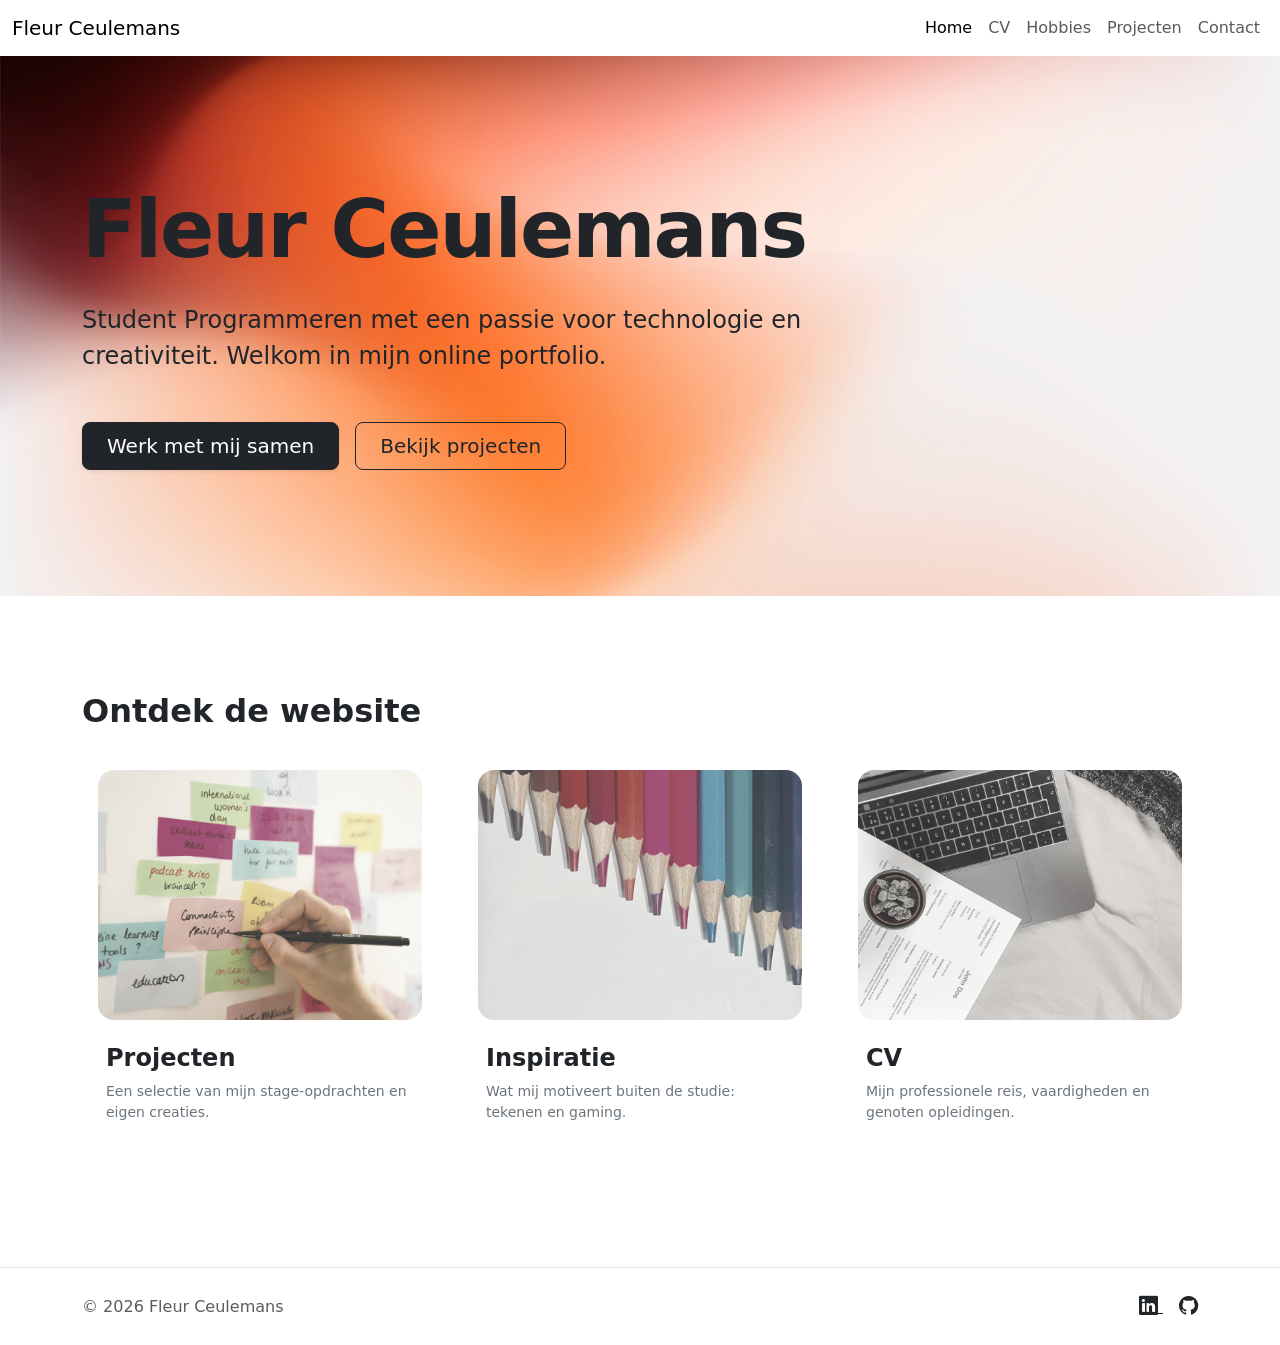
<file: websites-portofolio/root/index.html>
<!--github: https://github.com/FleurC0705/portofolio-bootstrap
    website: -->
<!DOCTYPE html>
<html lang="nl">
<head>
    <meta charset="UTF-8">
    <meta name="viewport" content="width=device-width, initial-scale=1.0">
    <title>Fleur Ceulemans</title>

    <link href="https://cdn.jsdelivr.net/npm/bootstrap@5.3.3/dist/css/bootstrap.min.css" rel="stylesheet">
    <link href="https://cdn.jsdelivr.net/npm/bootstrap-icons@1.11.3/font/bootstrap-icons.css" rel="stylesheet">
    
    <link rel="stylesheet" href="../css/style.css">
</head>
<body>

<nav class="navbar navbar-expand-lg">
  <div class="container-fluid">
    
    <a class="navbar-brand" href="#">Fleur Ceulemans</a>

    <button class="navbar-toggler" type="button" data-bs-toggle="collapse" data-bs-target="#navbarNav">
      <span class="navbar-toggler-icon"></span>
    </button>

    <div class="collapse navbar-collapse" id="navbarNav">
      <ul class="navbar-nav ms-auto">
        <li class="nav-item"><a class="nav-link active" href="index.html">Home</a></li>
        <li class="nav-item"><a class="nav-link" href="cv.html">CV</a></li>
        <li class="nav-item"><a class="nav-link" href="hobby's.html">Hobbies</a></li>
        <li class="nav-item"><a class="nav-link" href="projecten.html">Projecten</a></li>
        <li class="nav-item"><a class="nav-link" href="contact.html">Contact</a></li>
      </ul>
    </div>

  </div>
</nav>

<section class="hero">
  <div class="container">
    <h1 class="display-1">Fleur Ceulemans</h1>
    <p class="lead fs-4 text-dark mb-5 w-75">
      Student Programmeren met een passie voor technologie en creativiteit. 
      Welkom in mijn online portfolio.
    </p>
    <div class="d-flex gap-3">
      <a href="contact.html" class="btn btn-dark btn-lg transition shadow-sm px-4">Werk met mij samen</a>
      <a href="projecten.html" class="btn btn-outline-dark btn-lg transition px-4">Bekijk projecten</a>
    </div>
  </div>
</section>

<main class="container my-5 py-5">
  <h2 class="fw-bold mb-4">Ontdek de website</h2>
  <div class="row g-4">

    <div class="col-md-4">
      <a href="projecten.html" class="text-decoration-none text-dark">
        <div class="card h-100 p-3">
          <img src="../images/projecten.jpg" class="card-img-top rounded-4" alt="Projecten">
          <div class="card-body px-2">
            <h4 class="fw-bold mt-2">Projecten</h4>
            <p class="text-secondary small">Een selectie van mijn stage-opdrachten en eigen creaties.</p>
          </div>
        </div>
      </a>
    </div>

    <div class="col-md-4">
      <a href="hobby's.html" class="text-decoration-none text-dark">
        <div class="card h-100 p-3">
          <img src="../images/hobby.jpg" class="card-img-top rounded-4" alt="Hobby's">
          <div class="card-body px-2">
            <h4 class="fw-bold mt-2">Inspiratie</h4>
            <p class="text-secondary small">Wat mij motiveert buiten de studie: tekenen en gaming.</p>
          </div>
        </div>
      </a>
    </div>

    <div class="col-md-4">
      <a href="cv.html" class="text-decoration-none text-dark">
        <div class="card h-100 p-3">
          <img src="../images/cv.jpg" class="card-img-top rounded-4" alt="CV">
          <div class="card-body px-2">
            <h4 class="fw-bold mt-2">CV</h4>
            <p class="text-secondary small">Mijn professionele reis, vaardigheden en genoten opleidingen.</p>
          </div>
        </div>
      </a>
    </div>

  </div>
</main>
<footer class="py-4 border-top mt-5">
  <div class="container">
    <div class="row align-items-center">
      <div class="col-md-6 text-center text-md-start">
        <p class="mb-0 text-muted">© 2026 Fleur Ceulemans</p>
      </div>
      
      <div class="col-md-6 text-center text-md-end mt-3 mt-md-0">
        <a href="https://www.linkedin.com/in/fleur-ceulemans-17a8893b2" target="_blank" class="text-dark me-3">
          <i class="bi bi-linkedin" style="font-size: 1.2rem;"></i>
        </a>
        <a href="https://github.com/FleurC0705" target="_blank" class="text-dark">
          <i class="bi bi-github" style="font-size: 1.2rem;"></i>
        </a>
      </div>
    </div>
  </div>
</footer>

<script src="https://cdn.jsdelivr.net/npm/bootstrap@5.3.3/dist/js/bootstrap.bundle.min.js"></script>
</body>
</html>
</file>
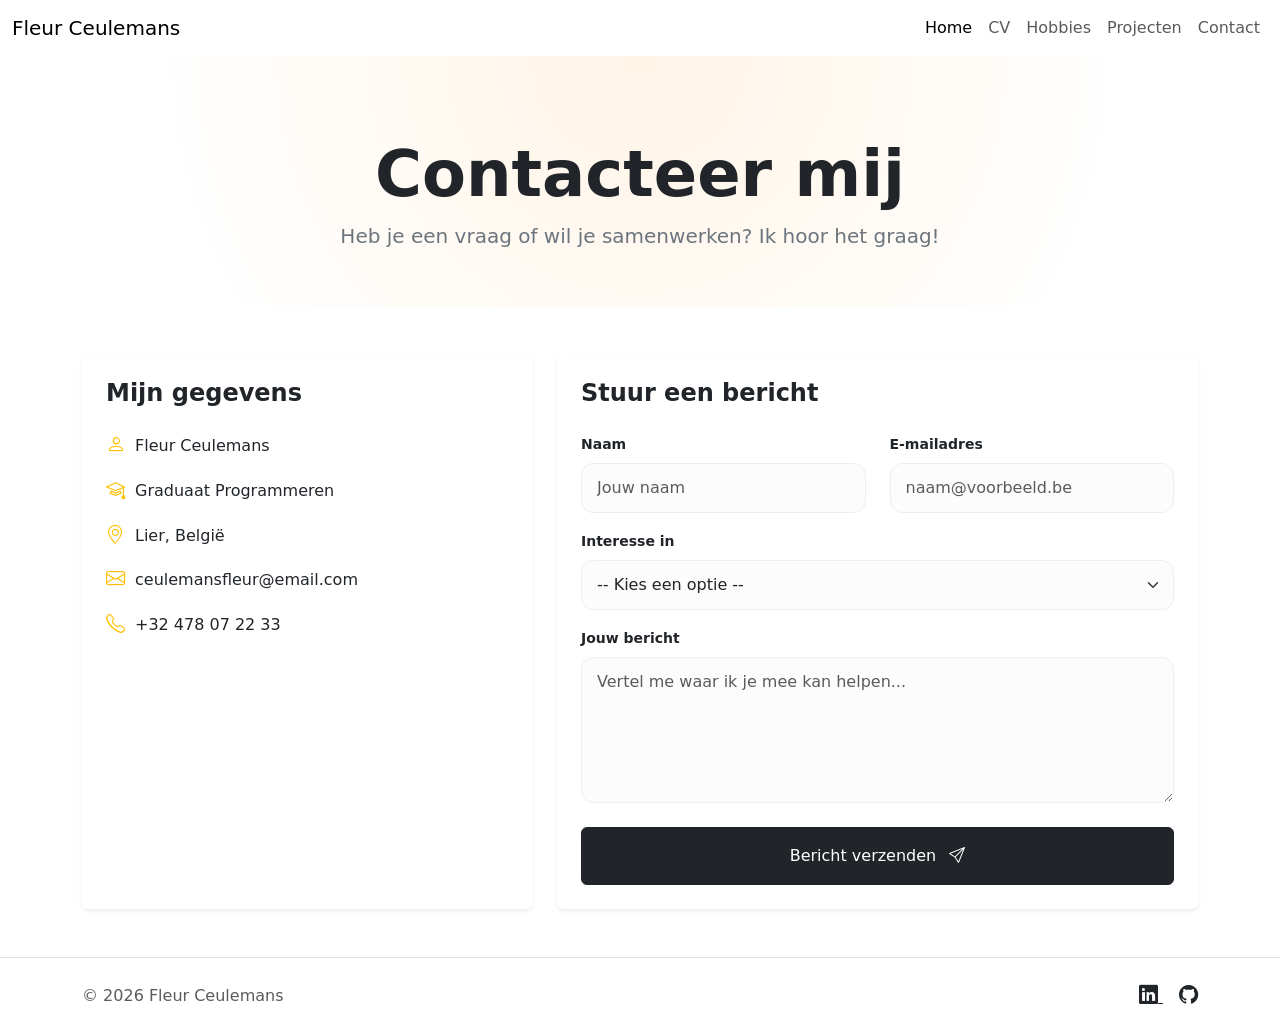
<file: websites-portofolio/root/contact.html>
<!DOCTYPE html>
<html lang="nl">
<head>
  <meta charset="UTF-8">
  <meta name="viewport" content="width=device-width, initial-scale=1.0">
  <title>Fleur Ceulemans</title>

  <link href="https://cdn.jsdelivr.net/npm/bootstrap@5.3.3/dist/css/bootstrap.min.css" rel="stylesheet">
  <link href="https://cdn.jsdelivr.net/npm/bootstrap-icons@1.11.3/font/bootstrap-icons.css" rel="stylesheet">
  
  <link rel="stylesheet" href="../css/style.css">
</head>

<body>

<nav class="navbar navbar-expand-lg">
  <div class="container-fluid">
    
    <a class="navbar-brand" href="#">Fleur Ceulemans</a>

    <button class="navbar-toggler" type="button" data-bs-toggle="collapse" data-bs-target="#navbarNav">
      <span class="navbar-toggler-icon"></span>
    </button>

    <div class="collapse navbar-collapse" id="navbarNav">
      <ul class="navbar-nav ms-auto">
        <li class="nav-item"><a class="nav-link active" href="index.html">Home</a></li>
        <li class="nav-item"><a class="nav-link" href="cv.html">CV</a></li>
        <li class="nav-item"><a class="nav-link" href="hobby's.html">Hobbies</a></li>
        <li class="nav-item"><a class="nav-link" href="projecten.html">Projecten</a></li>
        <li class="nav-item"><a class="nav-link" href="contact.html">Contact</a></li>
      </ul>
    </div>

  </div>
</nav>

<header class="cv-header text-center">
  <div class="container">
    <h1 class="display-3 fw-bold">Contacteer mij</h1>
    <p class="lead text-secondary">Heb je een vraag of wil je samenwerken? Ik hoor het graag!</p>
  </div>
</header>

<main class="container my-5">
  <div class="row g-4">

    <div class="col-md-5">
      <div class="card p-4 h-100 shadow-sm border-0">
        <h4 class="fw-bold mb-4">Mijn gegevens</h4>
        
        <div class="d-flex align-items-center mb-3">
          <i class="bi bi-person bi-yellow"></i>
          <span>Fleur Ceulemans</span>
        </div>
        <div class="d-flex align-items-center mb-3">
          <i class="bi bi-mortarboard bi-yellow"></i>
          <span>Graduaat Programmeren</span>
        </div>
        <div class="d-flex align-items-center mb-3">
          <i class="bi bi-geo-alt bi-yellow"></i>
          <span>Lier, België</span>
        </div>
        <div class="d-flex align-items-center mb-3">
          <i class="bi bi-envelope bi-yellow"></i>
          <span>ceulemansfleur@email.com</span>
        </div>
        <div class="d-flex align-items-center mb-4">
          <i class="bi bi-telephone bi-yellow"></i>
          <span>+32 478 07 22 33</span>
        </div>
        
      </div>
    </div>

    <div class="col-md-7">
      <div class="card p-4 shadow-sm border-0">
        <h4 class="fw-bold mb-4">Stuur een bericht</h4>

        <form action="https://tm-statweb.be/forms.php" method="post">
          <div class="row">
            <div class="col-md-6 mb-3">
              <label class="form-label small fw-bold">Naam</label>
              <input type="text" name="naam" class="form-control" placeholder="Jouw naam" required>
            </div>
            <div class="col-md-6 mb-3">
              <label class="form-label small fw-bold">E-mailadres</label>
              <input type="email" name="email" class="form-control" placeholder="naam@voorbeeld.be" required>
            </div>
          </div>

          <div class="mb-3">
            <label class="form-label small fw-bold">Interesse in</label>
            <select name="skills" class="form-select">
              <option value="">-- Kies een optie --</option>
              <option>HTML / CSS</option>
              <option>Bootstrap Design</option>
              <option>C# Ontwikkeling</option>
              <option>Stage mogelijkheden</option>
            </select>
          </div>

          <div class="mb-4">
            <label class="form-label small fw-bold">Jouw bericht</label>
            <textarea name="vraag" class="form-control" rows="5" placeholder="Vertel me waar ik je mee kan helpen..."></textarea>
          </div>

          <button type="submit" class="btn btn-dark w-100 py-3 transition">
            Bericht verzenden <i class="bi bi-send ms-2"></i>
          </button>
        </form>
      </div>
    </div>

  </div>
</main>

<footer class="py-4 border-top mt-5">
  <div class="container">
    <div class="row align-items-center">
      <div class="col-md-6 text-center text-md-start">
        <p class="mb-0 text-muted">© 2026 Fleur Ceulemans</p>
      </div>
      
      <div class="col-md-6 text-center text-md-end mt-3 mt-md-0">
        <a href="https://www.linkedin.com/in/fleur-ceulemans-17a8893b2" target="_blank" class="text-dark me-3">
          <i class="bi bi-linkedin" style="font-size: 1.2rem;"></i>
        </a>
        <a href="https://github.com/FleurC0705" target="_blank" class="text-dark">
          <i class="bi bi-github" style="font-size: 1.2rem;"></i>
        </a>
      </div>
    </div>
  </div>
</footer>

<script src="https://cdn.jsdelivr.net/npm/bootstrap@5.3.3/dist/js/bootstrap.bundle.min.js"></script>
</body>
</html>
</file>
<file: websites-portofolio/css/style.css>
:root {
    --primary-yellow: #ffc107;
    --soft-yellow: #fff4e6;
    --light-bg: #f8f9fa;
    --border-color: #eee;
}

.transition {
    transition: all 0.3s ease-in-out;
}


.hero, .cv-header, .experience-header {
    padding: 80px 0;
    background: radial-gradient(circle at 90% 10%, var(--soft-yellow) 0%, #ffffff 40%);
}

.cv-header {
    padding: 80px 0 40px 0;
    background: radial-gradient(circle at 50% 0%, var(--soft-yellow) 0%, #ffffff 70%);
}

.hero h1 {
    font-weight: 800;
    letter-spacing: -2px;
    margin-bottom: 1.5rem;
}

.card {
    border: none;
    transition: transform 0.3s ease, box-shadow 0.3s ease;
}

.card:hover {
    transform: translateY(-8px);
    box-shadow: 0 20px 40px rgba(0,0,0,0.10);
}

.card-img-top {
    height: 250px;
    object-fit: cover;
    filter: grayscale(60%);
    opacity: 0.8;
    transition: all 0.5s ease;
}

.card:hover .card-img-top {
    filter: grayscale(0%);
    opacity: 1;
}

.skill-card { 
    background: var(--light-bg); 
    padding: 30px 20px; 
    border-radius: 20px; 
    text-align: center; 
    margin: 15px; 
    border: 1px solid var(--border-color); 
    transition: 0.3s; 
}

.skill-card:hover { 
    border-color: var(--primary-yellow); 
    background: #fff; 
    transform: translateY(-5px); 
}

.skill-card img { 
    height: 70px; 
    margin: 0 auto 15px; 
    display: block; 
    object-fit: contain; 
}


.slick-prev:before, .slick-next:before { 
    color: #000 !important; 
    font-size: 24px; 
}

.carousel-item img {
    height: 450px;
    object-fit: cover;

    transition: 0.5s ease;
}

.carousel-item:hover img {
    filter: grayscale(0%) sepia(0%);
}

.carousel-caption {
    background: rgba(0, 0, 0, 0.7);
    border-radius: 15px;
    padding: 15px;
    bottom: 30px;
}

.bi-yellow {
    color: var(--primary-yellow);
    margin-right: 10px;
    font-size: 1.2rem;
}

.form-control, .form-select {
    border-radius: 12px;
    padding: 12px 15px;
    border: 1px solid var(--border-color);
    background-color: #fcfcfc;
}

.form-control:focus, .form-select:focus {
    border-color: var(--primary-yellow);
    box-shadow: 0 0 0 0.25rem rgba(255, 193, 7, 0.1);
}
.hero {
    padding: 120px 0; 
    background: url('../images/hero.jpg');
    background-size: cover;
    background-position: center;
    min-height: 60vh;
    display: flex;
    align-items: center;
}
</file>
